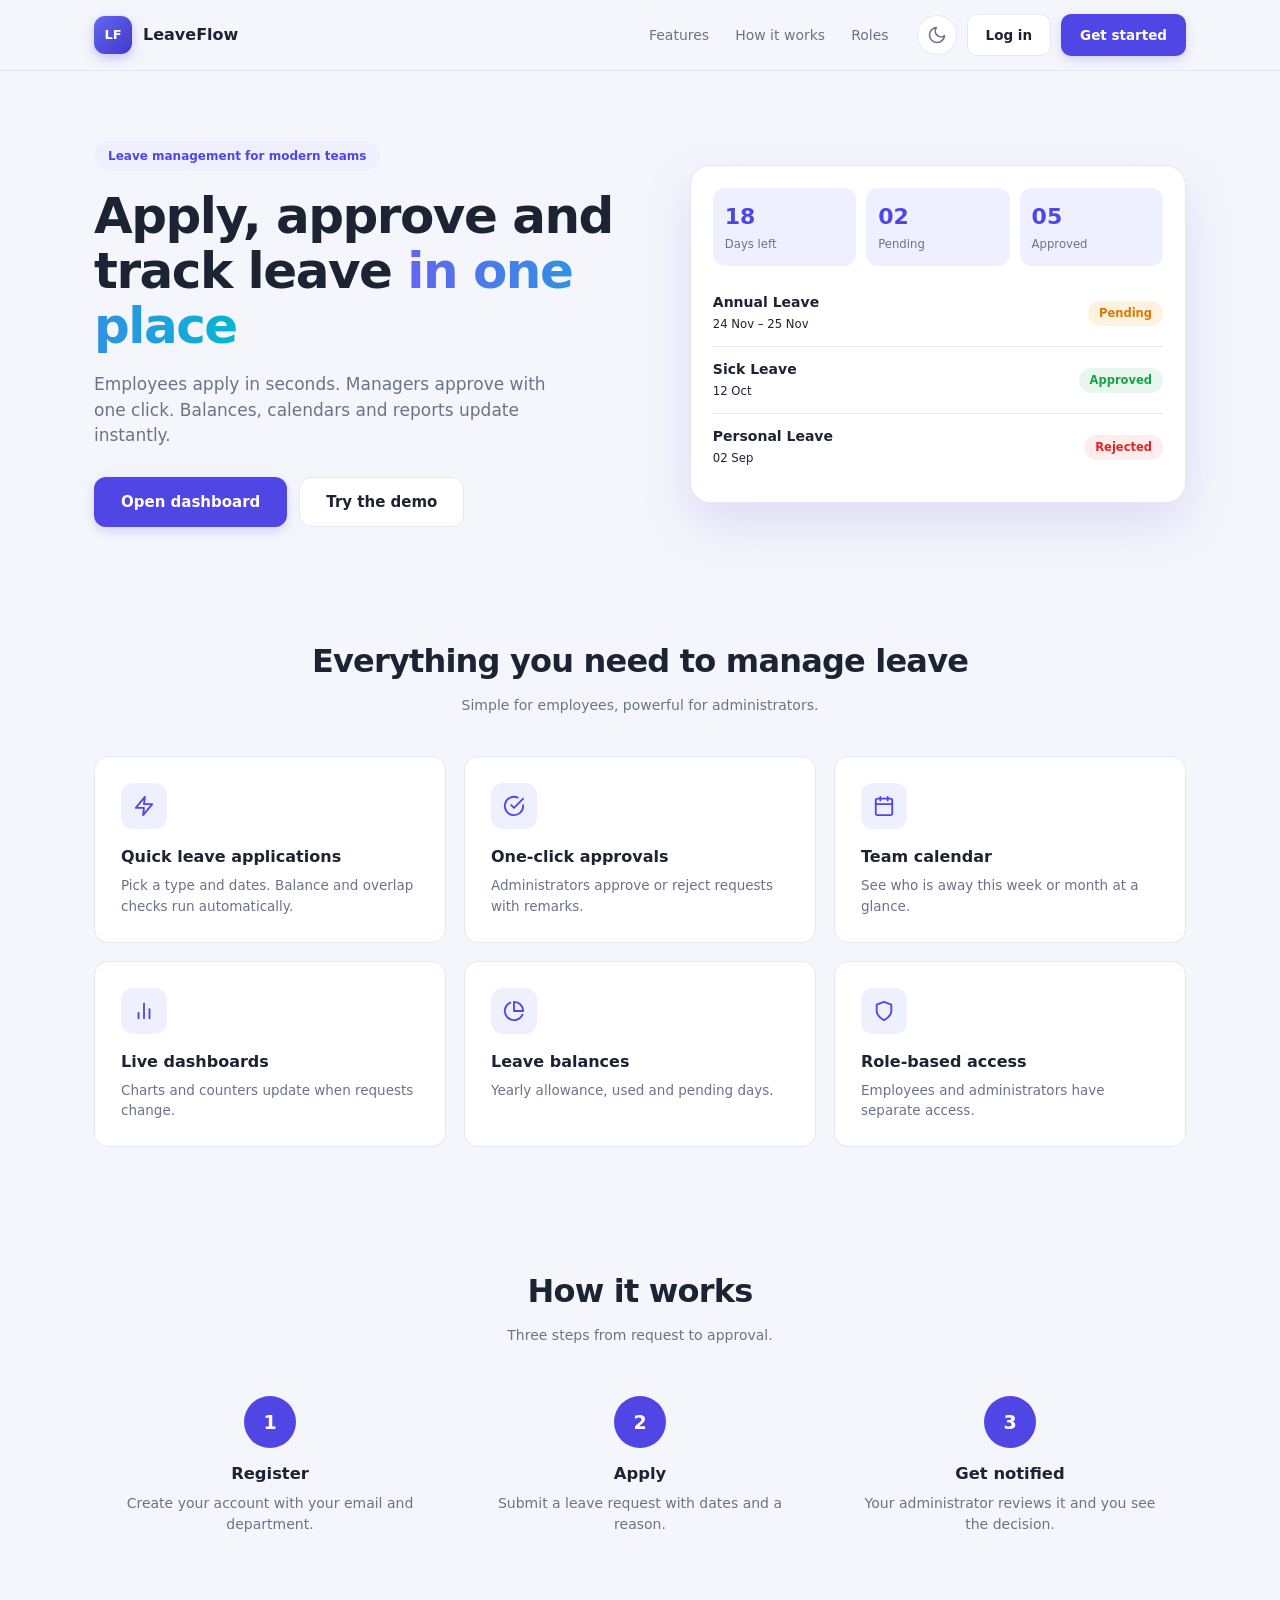
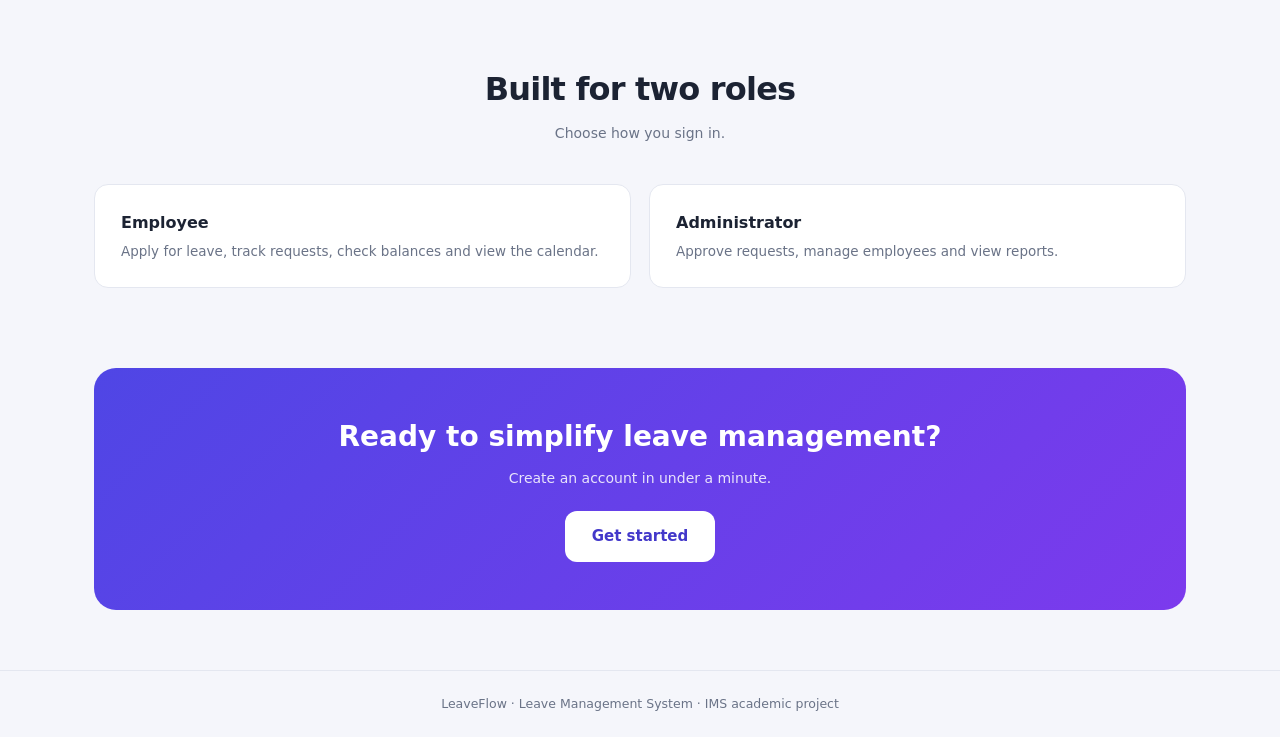
<file: LeaveFlow/index.html>
<!DOCTYPE html>
<html lang="en">
<head>
<meta charset="UTF-8">
<meta name="viewport" content="width=device-width, initial-scale=1.0">
<title>LeaveFlow - Leave Management System</title>
<link rel="stylesheet" href="css/style.css">
</head>
<body>

<header class="nav">
<div class="nav-in">
  <a class="brand" href="index.html"><span class="brand-mark">LF</span>LeaveFlow</a>
  <nav class="nav-links">
    <a href="#features">Features</a>
    <a href="#how">How it works</a>
    <a href="#roles">Roles</a>
  </nav>
  <div class="nav-actions">
    <button class="icon-btn" id="themeBtn" title="Toggle theme"></button>
    <a class="btn btn-ghost" id="navLogin" href="login.html">Log in</a>
    <a class="btn btn-primary" id="navRegister" href="register.html">Get started</a>
  </div>
</div>
</header>

<section class="hero">
  <div>
    <span class="pill">Leave management for modern teams</span>
    <h1>Apply, approve and track leave <span>in one place</span></h1>
    <p class="lead">Employees apply in seconds. Managers approve with one click. Balances, calendars and reports update instantly.</p>
    <div class="hero-cta">
      <a class="btn btn-primary btn-lg" id="heroBtn" href="login.html">Open dashboard</a>
      <a class="btn btn-ghost btn-lg" href="login.html">Try the demo</a>
    </div>
  </div>

  <div class="mock">
    <div class="mock-stats">
      <div><b>18</b><small>Days left</small></div>
      <div><b>02</b><small>Pending</small></div>
      <div><b>05</b><small>Approved</small></div>
    </div>
    <div class="mock-row"><span><b>Annual Leave</b><br><small>24 Nov – 25 Nov</small></span><span class="badge Pending">Pending</span></div>
    <div class="mock-row"><span><b>Sick Leave</b><br><small>12 Oct</small></span><span class="badge Approved">Approved</span></div>
    <div class="mock-row"><span><b>Personal Leave</b><br><small>02 Sep</small></span><span class="badge Rejected">Rejected</span></div>
  </div>
</section>

<section class="section" id="features">
  <h2>Everything you need to manage leave</h2>
  <p class="sub">Simple for employees, powerful for administrators.</p>
  <div class="feat-grid">
    <div class="feat"><div class="ico" id="f1"></div><h3>Quick leave applications</h3><p>Pick a type and dates. Balance and overlap checks run automatically.</p></div>
    <div class="feat"><div class="ico" id="f2"></div><h3>One-click approvals</h3><p>Administrators approve or reject requests with remarks.</p></div>
    <div class="feat"><div class="ico" id="f3"></div><h3>Team calendar</h3><p>See who is away this week or month at a glance.</p></div>
    <div class="feat"><div class="ico" id="f4"></div><h3>Live dashboards</h3><p>Charts and counters update when requests change.</p></div>
    <div class="feat"><div class="ico" id="f5"></div><h3>Leave balances</h3><p>Yearly allowance, used and pending days.</p></div>
    <div class="feat"><div class="ico" id="f6"></div><h3>Role-based access</h3><p>Employees and administrators have separate access.</p></div>
  </div>
</section>

<section class="section" id="how">
  <h2>How it works</h2>
  <p class="sub">Three steps from request to approval.</p>
  <div class="steps">
    <div class="step"><div class="num">1</div><h3>Register</h3><p>Create your account with your email and department.</p></div>
    <div class="step"><div class="num">2</div><h3>Apply</h3><p>Submit a leave request with dates and a reason.</p></div>
    <div class="step"><div class="num">3</div><h3>Get notified</h3><p>Your administrator reviews it and you see the decision.</p></div>
  </div>
</section>

<section class="section" id="roles">
  <h2>Built for two roles</h2>
  <p class="sub">Choose how you sign in.</p>
  <div class="feat-grid" style="grid-template-columns:repeat(2,1fr)">
    <div class="feat"><h3>Employee</h3><p>Apply for leave, track requests, check balances and view the calendar.</p></div>
    <div class="feat"><h3>Administrator</h3><p>Approve requests, manage employees and view reports.</p></div>
  </div>
</section>

<section class="cta">
<h2>Ready to simplify leave management?</h2>
<p>Create an account in under a minute.</p>
<a class="btn btn-lg" href="register.html">Get started</a>
</section>

<footer class="site-footer">LeaveFlow · Leave Management System · IMS academic project</footer>

<script src="js/store.js"></script>
<script src="js/common.js"></script>
<script>
["zap","check","calendar","chart","pie","shield"].forEach(function(n, i) {
    $("f" + (i + 1)).innerHTML = icon(n, 22);
});
</script>

</body>
</html>
</file>
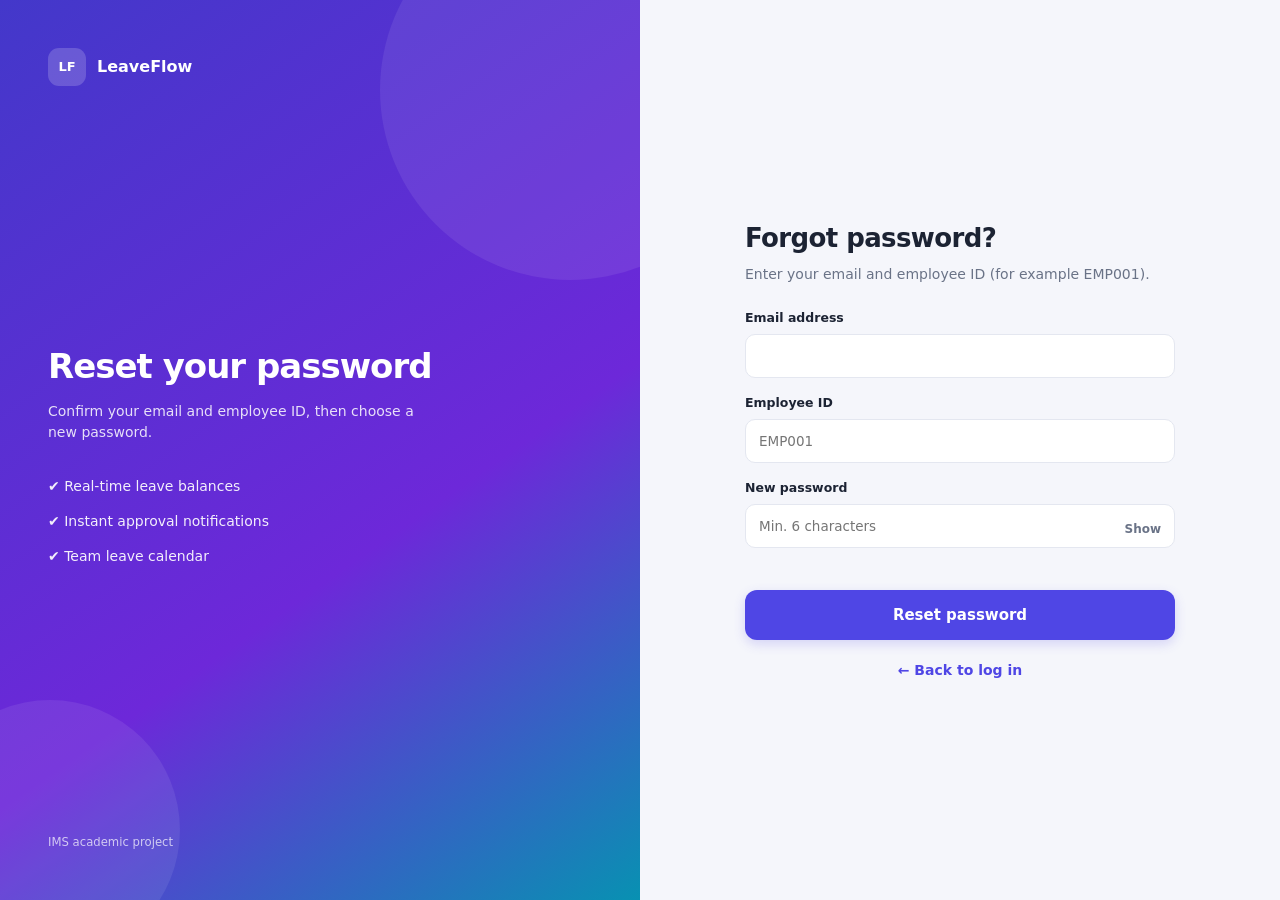
<file: LeaveFlow/forgot.html>
<!DOCTYPE html>
<html lang="en">
<head><meta charset="UTF-8"><meta name="viewport" content="width=device-width, initial-scale=1.0"><title>Reset password - LeaveFlow</title><link rel="stylesheet" href="css/style.css"></head>
<body>
<div class="auth">
  <aside class="auth-side">
    <a class="brand" href="index.html"><span class="brand-mark">LF</span>LeaveFlow</a>
    <div><h2>Reset your password</h2><p>Confirm your email and employee ID, then choose a new password.</p>
      <ul class="auth-points"><li>✔ Real-time leave balances</li><li>✔ Instant approval notifications</li><li>✔ Team leave calendar</li></ul></div>
    <small style="opacity:.7;position:relative">IMS academic project</small>
  </aside>
  <main class="auth-main"><div class="auth-card">
    <h1>Forgot password?</h1><p class="muted">Enter your email and employee ID (for example EMP001).</p>
    <form id="forgotForm" novalidate>
      <label class="field">Email address<input id="email" type="email" required></label>
      <label class="field">Employee ID<input id="empCode" placeholder="EMP001" required></label>
      <label class="field">New password<div class="pw-wrap"><input id="password" type="password" placeholder="Min. 6 characters" required><button type="button" data-toggle="password">Show</button></div></label>
      <p id="err" class="form-error"></p>
      <button class="btn btn-primary btn-lg btn-block" type="submit">Reset password</button>
    </form>
    <p class="auth-alt"><a href="login.html">← Back to log in</a></p>
  </div></main>
</div>
<script src="js/store.js"></script><script src="js/common.js"></script><script src="js/auth.js"></script>
</body></html>
</file>
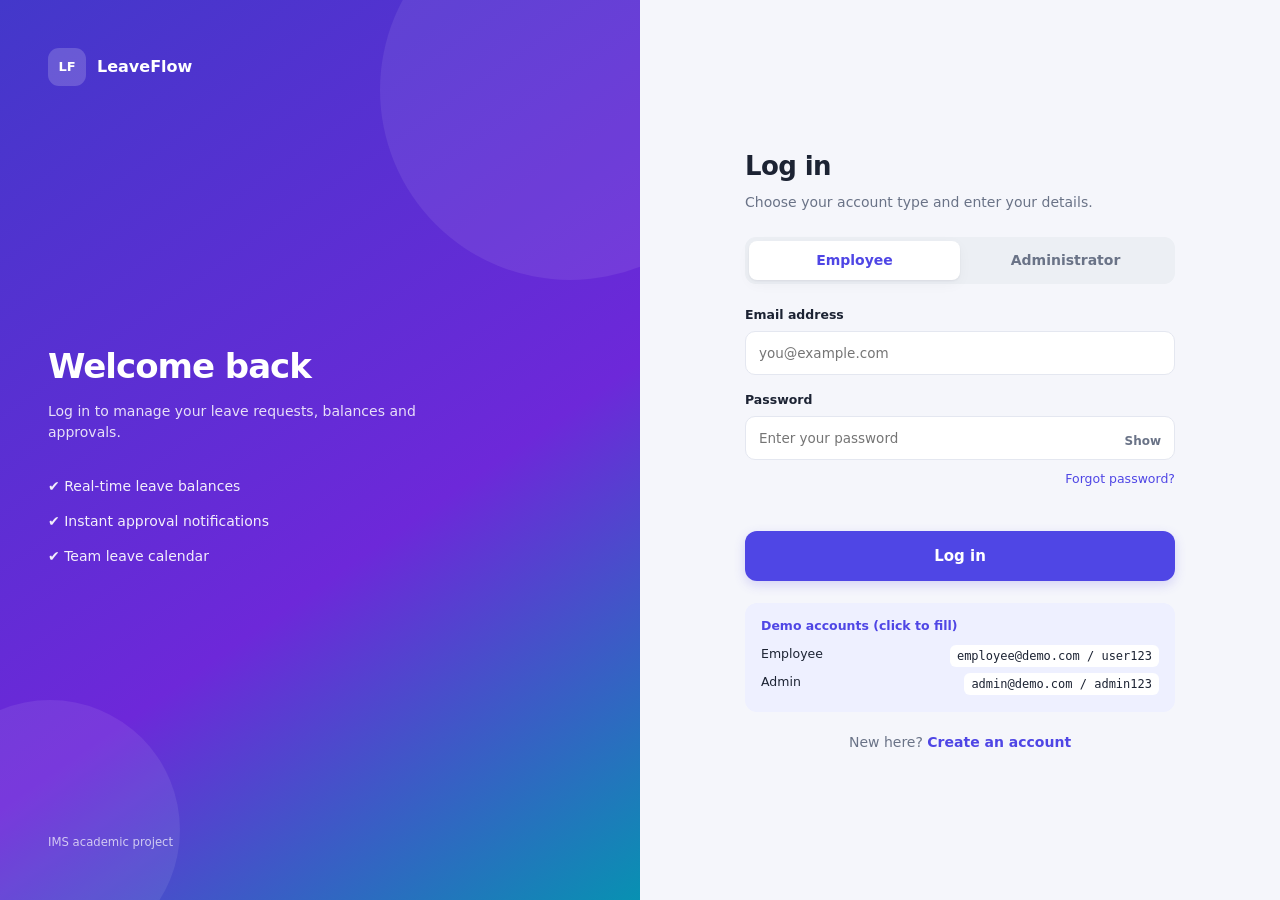
<file: LeaveFlow/login.html>
<!DOCTYPE html>
<html lang="en">
<head><meta charset="UTF-8"><meta name="viewport" content="width=device-width, initial-scale=1.0"><title>Log in - LeaveFlow</title><link rel="stylesheet" href="css/style.css"></head>
<body>
<div class="auth">
  <aside class="auth-side">
    <a class="brand" href="index.html"><span class="brand-mark">LF</span>LeaveFlow</a>
    <div><h2>Welcome back</h2><p>Log in to manage your leave requests, balances and approvals.</p>
      <ul class="auth-points"><li>✔ Real-time leave balances</li><li>✔ Instant approval notifications</li><li>✔ Team leave calendar</li></ul></div>
    <small style="opacity:.7;position:relative">IMS academic project</small>
  </aside>
  <main class="auth-main"><div class="auth-card">
    <h1>Log in</h1><p class="muted">Choose your account type and enter your details.</p>
    <div class="seg" id="roleSeg"><button type="button" class="on" data-role="Employee">Employee</button><button type="button" data-role="Administrator">Administrator</button></div>
    <form id="loginForm" novalidate>
      <label class="field">Email address<input id="email" type="email" placeholder="you@example.com" autocomplete="username" required></label>
      <label class="field">Password<div class="pw-wrap"><input id="password" type="password" placeholder="Enter your password" autocomplete="current-password" required><button type="button" data-toggle="password">Show</button></div></label>
      <div class="row-between"><span></span><a href="forgot.html">Forgot password?</a></div>
      <p id="err" class="form-error"></p>
      <button class="btn btn-primary btn-lg btn-block" type="submit">Log in</button>
    </form>
    <div class="demo-box"><b>Demo accounts (click to fill)</b>
      <div><span>Employee</span><code data-fill="employee@demo.com|user123|Employee">employee@demo.com / user123</code></div>
      <div><span>Admin</span><code data-fill="admin@demo.com|admin123|Administrator">admin@demo.com / admin123</code></div></div>
    <p class="auth-alt">New here? <a href="register.html">Create an account</a></p>
  </div></main>
</div>
<script src="js/store.js"></script><script src="js/common.js"></script><script src="js/auth.js"></script>
</body></html>
</file>
<file: LeaveFlow/css/style.css>
/* ============ Leave Management System - styles ============ */
*{box-sizing:border-box}
:root{--bg:#f5f6fb;--card:#fff;--text:#1c2333;--muted:#6a7387;--border:#e4e7f0;--primary:#4f46e5;--primary-d:#4338ca;--primary-soft:#eef0ff;
--green:#16a34a;--green-s:#e7f7ed;--red:#dc2626;--red-s:#fdeded;--amber:#d97706;--amber-s:#fff3df;--blue:#0284c7;--blue-s:#e5f4fc;--gray-s:#eceff4;
--shadow:0 1px 2px #1c233310,0 4px 14px #1c23330a;--shadow-h:0 10px 28px #4f46e51f;--radius:14px}
[data-theme=dark]{--bg:#0e1220;--card:#161b2e;--text:#e8ebf6;--muted:#98a1ba;--border:#262d47;--primary:#7b82ff;--primary-d:#9aa0ff;--primary-soft:#222852;
--green:#4ade80;--green-s:#13301f;--red:#f87171;--red-s:#381a1f;--amber:#fbbf24;--amber-s:#382b10;--blue:#38bdf8;--blue-s:#0f2b3a;--gray-s:#222a40;--shadow:0 1px 2px #0006;--shadow-h:0 10px 28px #0006}
html{scroll-behavior:smooth}
body{margin:0;background:var(--bg);color:var(--text);font-family:Inter,"Segoe UI",system-ui,-apple-system,Roboto,Arial,sans-serif;font-size:14px;line-height:1.5;transition:background .25s,color .25s}
button,input,select,textarea{font:inherit;color:inherit}
a{color:var(--primary);text-decoration:none}
.hidden{display:none!important}
svg{flex-shrink:0}
h1,h2,h3,p{margin:0}

/* ---------- buttons ---------- */
.btn{display:inline-flex;align-items:center;justify-content:center;gap:8px;border:1px solid transparent;border-radius:10px;padding:10px 18px;font-weight:600;font-size:13.5px;cursor:pointer;transition:transform .15s,box-shadow .2s,background .2s,border-color .2s;white-space:nowrap}
.btn:hover{transform:translateY(-2px)}.btn:active{transform:translateY(0) scale(.98)}
.btn-primary{background:var(--primary);color:#fff;box-shadow:0 4px 12px #4f46e533}.btn-primary:hover{background:var(--primary-d);box-shadow:0 8px 20px #4f46e54d}
.btn-ghost{background:var(--card);border-color:var(--border);color:var(--text)}.btn-ghost:hover{border-color:var(--primary);color:var(--primary)}
.btn-lg{padding:13px 26px;font-size:15px;border-radius:12px}
.btn-block{width:100%}
.btn-sm{padding:6px 11px;font-size:12px;border-radius:8px}
.btn-ok{background:var(--green-s);color:var(--green)}.btn-ok:hover{background:var(--green);color:#fff}
.btn-no{background:var(--red-s);color:var(--red)}.btn-no:hover{background:var(--red);color:#fff}
.btn-edit{background:var(--primary-soft);color:var(--primary)}.btn-edit:hover{background:var(--primary);color:#fff}
.btn-muted{background:var(--gray-s);color:var(--muted)}.btn-muted:hover{background:var(--muted);color:var(--card)}
.icon-btn{position:relative;width:40px;height:40px;border-radius:50%;border:1px solid var(--border);background:var(--card);display:grid;place-items:center;cursor:pointer;color:var(--muted);transition:.2s}
.icon-btn:hover{color:var(--primary);border-color:var(--primary);transform:translateY(-2px);box-shadow:var(--shadow-h)}
.dot{position:absolute;top:-3px;right:-3px;min-width:18px;height:18px;border-radius:9px;background:var(--red);color:#fff;font-size:10px;font-weight:700;display:grid;place-items:center;padding:0 4px;border:2px solid var(--card)}

/* ---------- form fields ---------- */
.field{display:block;margin-bottom:16px;font-size:12.5px;font-weight:600;color:var(--text)}
.field input,.field select,.field textarea,.input{display:block;width:100%;margin-top:6px;border:1.5px solid var(--border);border-radius:10px;padding:11px 13px;background:var(--card);outline:none;font-size:13.5px;font-weight:400;transition:border-color .2s,box-shadow .2s}
.field input:hover,.field select:hover,.field textarea:hover,.input:hover{border-color:#b8bdf5}
.field input:focus,.field select:focus,.field textarea:focus,.input:focus{border-color:var(--primary);box-shadow:0 0 0 4px #4f46e51f}
.field small{display:block;font-weight:400;color:var(--muted);margin-top:5px}
.pw-wrap{position:relative}.pw-wrap button{position:absolute;right:8px;top:12px;border:0;background:none;color:var(--muted);font-size:12px;font-weight:600;cursor:pointer;padding:4px 6px}.pw-wrap button:hover{color:var(--primary)}
.strength{height:5px;border-radius:3px;background:var(--gray-s);margin-top:8px;overflow:hidden}.strength i{display:block;height:100%;width:0;transition:width .3s,background .3s}
.form-error{color:var(--red);font-size:12.5px;min-height:18px;margin:0 0 8px;font-weight:500}
.form-row{display:grid;grid-template-columns:1fr 1fr;gap:14px}
.shake{animation:shake .4s}@keyframes shake{20%,60%{transform:translateX(-6px)}40%,80%{transform:translateX(6px)}}

/* ---------- landing page ---------- */
.nav{position:sticky;top:0;z-index:20;background:color-mix(in srgb,var(--bg) 85%,transparent);backdrop-filter:blur(10px);border-bottom:1px solid var(--border)}
.nav-in{max-width:1140px;margin:0 auto;padding:14px 24px;display:flex;align-items:center;gap:28px}
.brand{display:flex;align-items:center;gap:11px;font-weight:700;font-size:16px;color:var(--text)}
.brand-mark{width:38px;height:38px;border-radius:11px;background:linear-gradient(135deg,#6366f1,#4338ca);color:#fff;display:grid;place-items:center;font-weight:800;font-size:13px;box-shadow:0 4px 12px #4f46e54d}
.nav-links{display:flex;gap:26px;margin-left:auto}.nav-links a{color:var(--muted);font-weight:500;position:relative;transition:color .2s}
.nav-links a:hover{color:var(--primary)}.nav-links a:after{content:"";position:absolute;left:0;bottom:-5px;height:2px;width:0;background:var(--primary);transition:width .25s}.nav-links a:hover:after{width:100%}
.nav-actions{display:flex;gap:10px;align-items:center}
.hero{max-width:1140px;margin:0 auto;padding:70px 24px 50px;display:grid;grid-template-columns:1.1fr 1fr;gap:50px;align-items:center}
.pill{display:inline-block;background:var(--primary-soft);color:var(--primary);font-weight:600;font-size:12px;padding:6px 14px;border-radius:20px;margin-bottom:18px}
.hero h1{font-size:50px;line-height:1.1;letter-spacing:-1.5px;margin-bottom:18px}.hero h1 span{background:linear-gradient(90deg,#6366f1,#06b6d4);-webkit-background-clip:text;background-clip:text;color:transparent}
.hero p.lead{font-size:17px;color:var(--muted);max-width:480px;margin-bottom:28px}
.hero-cta{display:flex;gap:12px;flex-wrap:wrap}
.mock{position:relative;background:var(--card);border:1px solid var(--border);border-radius:20px;padding:22px;box-shadow:0 20px 50px #4f46e526;animation:float 6s ease-in-out infinite}
@keyframes float{50%{transform:translateY(-10px)}}
.mock-row{display:flex;justify-content:space-between;align-items:center;padding:12px 0;border-bottom:1px solid var(--border)}.mock-row:last-child{border:0}
.mock-stats{display:grid;grid-template-columns:repeat(3,1fr);gap:10px;margin-bottom:14px}.mock-stats div{background:var(--primary-soft);border-radius:12px;padding:12px;transition:.2s}.mock-stats div:hover{transform:translateY(-3px)}
.mock-stats b{display:block;font-size:22px;color:var(--primary)}.mock-stats small{color:var(--muted)}
.section{max-width:1140px;margin:0 auto;padding:60px 24px}
.section h2{font-size:32px;letter-spacing:-.8px;text-align:center;margin-bottom:10px}.section .sub{text-align:center;color:var(--muted);margin-bottom:40px}
.feat-grid{display:grid;grid-template-columns:repeat(3,1fr);gap:18px}
.feat{background:var(--card);border:1px solid var(--border);border-radius:var(--radius);padding:26px;transition:.25s}
.feat:hover{transform:translateY(-6px);box-shadow:var(--shadow-h);border-color:var(--primary)}
.feat .ico{width:46px;height:46px;border-radius:12px;background:var(--primary-soft);color:var(--primary);display:grid;place-items:center;margin-bottom:16px;transition:.25s}.feat:hover .ico{background:var(--primary);color:#fff}
.feat h3{font-size:16px;margin-bottom:6px}.feat p{color:var(--muted);font-size:13.5px}
.steps{display:grid;grid-template-columns:repeat(3,1fr);gap:18px}.step{text-align:center;padding:10px 20px}
.step .num{width:52px;height:52px;border-radius:50%;background:var(--primary);color:#fff;display:grid;place-items:center;font-weight:700;font-size:19px;margin:0 auto 14px;transition:.25s}.step:hover .num{transform:scale(1.12) rotate(8deg)}
.step p{color:var(--muted);margin-top:6px}
.cta{max-width:1092px;margin:20px auto 60px;border-radius:22px;background:linear-gradient(135deg,#4f46e5,#7c3aed);color:#fff;padding:48px;text-align:center}
.cta h2{font-size:28px;margin-bottom:10px}.cta p{opacity:.85;margin-bottom:22px}.cta .btn{background:#fff;color:var(--primary-d)}
.site-footer{border-top:1px solid var(--border);padding:24px;text-align:center;color:var(--muted);font-size:12.5px}

/* ---------- auth pages ---------- */
.auth{min-height:100vh;display:grid;grid-template-columns:1fr 1fr}
.auth-side{background:linear-gradient(145deg,#4338ca,#6d28d9 60%,#0891b2);color:#fff;padding:48px;display:flex;flex-direction:column;justify-content:space-between;position:relative;overflow:hidden}
.auth-side:before,.auth-side:after{content:"";position:absolute;border-radius:50%;background:#ffffff14}
.auth-side:before{width:380px;height:380px;right:-120px;top:-100px}.auth-side:after{width:260px;height:260px;left:-80px;bottom:-60px}
.auth-side .brand{color:#fff}.auth-side .brand-mark{background:#ffffff2e;box-shadow:none}
.auth-side h2{font-size:34px;line-height:1.2;letter-spacing:-1px;margin-bottom:14px;position:relative}.auth-side p{opacity:.85;max-width:380px;position:relative}
.auth-points{list-style:none;padding:0;margin:26px 0 0;position:relative}.auth-points li{padding:7px 0;display:flex;gap:10px;align-items:center;opacity:.92}
.auth-main{display:grid;place-items:center;padding:36px 24px}
.auth-card{width:100%;max-width:430px;animation:fadeUp .5s}
.auth-card h1{font-size:26px;letter-spacing:-.6px;margin-bottom:6px}.auth-card .muted{color:var(--muted);margin-bottom:24px}
.seg{display:grid;grid-template-columns:1fr 1fr;background:var(--gray-s);border-radius:11px;padding:4px;margin-bottom:22px}
.seg button{border:0;background:none;padding:9px;border-radius:8px;font-weight:600;color:var(--muted);cursor:pointer;transition:.2s}.seg button:hover{color:var(--primary)}
.seg button.on{background:var(--card);color:var(--primary);box-shadow:var(--shadow)}
.demo-box{margin-top:22px;padding:14px 16px;background:var(--primary-soft);border-radius:12px;font-size:12.5px}
.demo-box b{display:block;margin-bottom:6px;color:var(--primary)}.demo-box code{background:var(--card);padding:2px 7px;border-radius:6px;font-size:12px;cursor:pointer;transition:.15s}.demo-box code:hover{background:var(--primary);color:#fff}
.demo-box div{display:flex;justify-content:space-between;gap:8px;padding:3px 0;flex-wrap:wrap}
.auth-alt{text-align:center;margin-top:20px;color:var(--muted)}.auth-alt a{font-weight:600}
.row-between{display:flex;justify-content:space-between;align-items:center;margin:-6px 0 16px;font-size:12.5px}

/* ---------- app shell ---------- */
.app{display:flex;min-height:100vh}
.sidebar{width:248px;background:var(--card);border-right:1px solid var(--border);padding:22px 14px;display:flex;flex-direction:column;position:sticky;top:0;height:100vh;flex-shrink:0;z-index:30;transition:transform .25s}
.sidebar .brand{padding:0 8px 24px}
.side-group{font-size:10.5px;font-weight:700;letter-spacing:1px;color:var(--muted);padding:14px 12px 8px}
.nav-item{display:flex;align-items:center;gap:12px;width:100%;padding:11px 12px;margin:2px 0;border:0;border-radius:10px;background:none;color:var(--muted);font-weight:500;cursor:pointer;text-align:left;transition:.2s;position:relative}
.nav-item:hover{background:var(--primary-soft);color:var(--primary);transform:translateX(4px)}
.nav-item.active{background:var(--primary);color:#fff;font-weight:600;box-shadow:0 6px 16px #4f46e540}.nav-item.active:hover{transform:none}
.nav-count{margin-left:auto;background:var(--red);color:#fff;border-radius:10px;font-size:10.5px;font-weight:700;padding:1px 7px}
.side-bottom{margin-top:auto;border-top:1px solid var(--border);padding-top:14px}
.side-user{display:flex;gap:10px;align-items:center;padding:6px 8px;margin-bottom:8px}.side-user b{display:block;font-size:13px}.side-user small{color:var(--muted)}
.main{flex:1;min-width:0;display:flex;flex-direction:column}
.topbar{height:68px;display:flex;align-items:center;gap:14px;padding:0 30px;background:color-mix(in srgb,var(--bg) 88%,transparent);backdrop-filter:blur(10px);position:sticky;top:0;z-index:10;border-bottom:1px solid var(--border)}
.top-title{font-size:18px;font-weight:700}.top-right{margin-left:auto;display:flex;gap:12px;align-items:center}
.top-date{color:var(--muted);font-size:12.5px;margin-right:6px}
.menu-btn{display:none}
.content{padding:28px 30px;flex:1;width:100%;max-width:1360px;margin:0 auto}
.page-anim{animation:fadeUp .4s ease}@keyframes fadeUp{from{opacity:0;transform:translateY(12px)}to{opacity:1;transform:none}}
.footer{padding:16px 30px;color:var(--muted);font-size:12px;border-top:1px solid var(--border);display:flex;justify-content:space-between;flex-wrap:wrap;gap:6px}
.avatar{border-radius:50%;display:grid;place-items:center;color:#fff;font-weight:700;flex-shrink:0;text-transform:uppercase}
.drop-wrap{position:relative}
.dropdown{position:absolute;right:0;top:50px;width:340px;background:var(--card);border:1px solid var(--border);border-radius:14px;box-shadow:0 16px 40px #0002;opacity:0;visibility:hidden;transform:translateY(-8px);transition:.2s;z-index:40;overflow:hidden}
.dropdown.open{opacity:1;visibility:visible;transform:none}
.dd-head{padding:14px 16px;font-weight:700;border-bottom:1px solid var(--border);display:flex;justify-content:space-between}
.dd-list{max-height:340px;overflow:auto}
.dd-item{padding:12px 16px;border-bottom:1px solid var(--border);font-size:12.5px;transition:background .15s;display:flex;gap:10px}.dd-item:last-child{border:0}.dd-item:hover{background:var(--primary-soft)}
.dd-item.unread{background:var(--primary-soft)}.dd-item small{color:var(--muted);display:block;margin-top:2px}
.dd-empty{padding:28px;text-align:center;color:var(--muted)}

/* ---------- page parts ---------- */
.page-head{display:flex;justify-content:space-between;align-items:center;gap:16px;margin-bottom:22px;flex-wrap:wrap}
.page-head h2{font-size:24px;letter-spacing:-.5px}.page-head p{color:var(--muted);margin-top:3px}
.banner{background:linear-gradient(120deg,#4f46e5,#7c3aed 70%,#06b6d4);color:#fff;border-radius:18px;padding:26px 30px;display:flex;justify-content:space-between;align-items:center;gap:20px;margin-bottom:22px;flex-wrap:wrap;box-shadow:0 12px 30px #4f46e540}
.banner h2{font-size:23px;margin-bottom:4px}.banner p{opacity:.88}.banner .btn{background:#fff;color:var(--primary-d)}
.grid-4{display:grid;grid-template-columns:repeat(4,minmax(0,1fr));gap:16px;margin-bottom:20px}
.grid-main{display:grid;grid-template-columns:minmax(0,2fr) minmax(0,1fr);gap:20px;margin-bottom:20px}
.grid-half{display:grid;grid-template-columns:1fr 1fr;gap:20px;margin-bottom:20px}
.card{background:var(--card);border:1px solid var(--border);border-radius:var(--radius);padding:20px;box-shadow:var(--shadow);margin-bottom:20px;transition:box-shadow .25s,transform .25s}
.grid-main .card,.grid-half .card,.grid-4 .card{margin-bottom:0}
.card:hover{box-shadow:var(--shadow-h)}
.card-head{display:flex;justify-content:space-between;align-items:center;gap:12px;margin-bottom:16px;flex-wrap:wrap}.card-head h3{font-size:15px}.card-head p{color:var(--muted);font-size:12px;margin-top:2px}
.link{background:none;border:0;color:var(--primary);font-weight:600;cursor:pointer;font-size:12.5px}.link:hover{text-decoration:underline}
.stat{display:flex;gap:14px;align-items:center;cursor:default}.stat:hover{transform:translateY(-4px)}
.stat-ico{width:50px;height:50px;border-radius:14px;display:grid;place-items:center;transition:transform .3s}.stat:hover .stat-ico{transform:scale(1.12) rotate(-6deg)}
.c-blue{background:var(--blue-s);color:var(--blue)}.c-green{background:var(--green-s);color:var(--green)}.c-amber{background:var(--amber-s);color:var(--amber)}.c-red{background:var(--red-s);color:var(--red)}.c-pri{background:var(--primary-soft);color:var(--primary)}
.stat-val{font-size:26px;font-weight:700;line-height:1.1}.stat-label{color:var(--muted);font-size:12.5px}.stat-note{color:var(--muted);font-size:11px}
.table-wrap{overflow-x:auto}
table{width:100%;border-collapse:collapse;text-align:left;white-space:nowrap}
th{font-size:11px;letter-spacing:.6px;color:var(--muted);padding:0 12px 12px;border-bottom:1px solid var(--border);font-weight:600;text-transform:uppercase}
td{padding:13px 12px;border-bottom:1px solid var(--border);font-size:13px}
tbody tr{transition:background .15s}tbody tr:hover{background:var(--primary-soft)}tbody tr:last-child td{border-bottom:0}
td .actions{display:flex;gap:6px}
.person{display:flex;align-items:center;gap:10px}.person b{display:block;font-weight:600}.person small{color:var(--muted)}
.badge{display:inline-block;padding:4px 11px;border-radius:20px;font-size:11.5px;font-weight:600}
.badge.Pending{background:var(--amber-s);color:var(--amber)}.badge.Approved,.badge.Active{background:var(--green-s);color:var(--green)}.badge.Rejected{background:var(--red-s);color:var(--red)}.badge.Cancelled,.badge.Inactive{background:var(--gray-s);color:var(--muted)}.badge.Administrator{background:var(--primary-soft);color:var(--primary)}.badge.Employee{background:var(--blue-s);color:var(--blue)}
.toolbar{display:flex;gap:10px;flex-wrap:wrap;align-items:center}.toolbar .input{margin:0;width:auto;min-width:130px;padding:9px 12px}.toolbar .search{min-width:210px}
.empty{text-align:center;color:var(--muted);padding:34px 10px!important}
.rings{display:grid;grid-template-columns:repeat(auto-fit,minmax(120px,1fr));gap:12px}
.ring{text-align:center;padding:14px 6px;border-radius:14px;transition:.25s}.ring:hover{background:var(--primary-soft);transform:translateY(-3px)}
.ring svg{display:block;margin:0 auto 8px}.ring .bg{stroke:var(--gray-s)}.ring .fg{stroke:var(--primary);stroke-linecap:round;animation:ringin 1.1s ease-out both}
@keyframes ringin{from{stroke-dashoffset:var(--c)}to{stroke-dashoffset:var(--o)}}
.ring b{font-size:14px;display:block}.ring small{display:block;color:var(--muted);font-size:11.5px}
.bars rect{transition:.2s;cursor:pointer}.bars rect:hover{fill:var(--primary-d);filter:brightness(1.1)}.bars text{fill:var(--muted);font-size:11px}.bars line{stroke:var(--border)}
.legend{display:flex;flex-direction:column;gap:9px;font-size:12.5px}.legend span{display:flex;align-items:center;gap:8px}.legend i{width:11px;height:11px;border-radius:3px;display:inline-block}
.donut-wrap{display:flex;align-items:center;gap:22px;justify-content:center;flex-wrap:wrap}
.donut circle{transition:stroke-width .2s}.donut circle:hover{stroke-width:17}
.hbar{margin-bottom:14px}.hbar div:first-child{display:flex;justify-content:space-between;font-size:12.5px;margin-bottom:5px}
.track{height:8px;background:var(--gray-s);border-radius:5px;overflow:hidden}.track i{display:block;height:100%;border-radius:5px;background:linear-gradient(90deg,#6366f1,#06b6d4);animation:grow .9s ease-out}@keyframes grow{from{width:0!important}}
.list-item{display:flex;align-items:center;gap:12px;padding:11px 8px;border-radius:10px;transition:.15s}.list-item:hover{background:var(--primary-soft)}.list-item small{color:var(--muted);display:block}.list-item .end{margin-left:auto;text-align:right}
.cal-head{display:flex;align-items:center;gap:10px}.cal-head h3{min-width:150px;text-align:center}
.cal{display:grid;grid-template-columns:repeat(7,1fr);gap:6px}
.cal .dow{text-align:center;font-size:11px;font-weight:700;color:var(--muted);padding:6px 0;text-transform:uppercase}
.cal-day{min-height:96px;border:1px solid var(--border);border-radius:10px;padding:6px;transition:.15s;overflow:hidden}.cal-day:hover{border-color:var(--primary);background:var(--primary-soft)}
.cal-day.blank{border:0;background:none}.cal-day.blank:hover{background:none}.cal-day.today{border:2px solid var(--primary)}
.cal-day.weekend{background:var(--gray-s)}
.cal-day .n{font-size:12px;font-weight:600;color:var(--muted);margin-bottom:4px}.cal-day.today .n{color:var(--primary)}
.chip{display:block;font-size:10.5px;font-weight:600;border-radius:5px;padding:2px 6px;margin-bottom:3px;overflow:hidden;text-overflow:ellipsis;white-space:nowrap}
.chip.Approved{background:var(--green-s);color:var(--green)}.chip.Pending{background:var(--amber-s);color:var(--amber)}
.legend-row{display:flex;gap:16px;margin-top:14px;font-size:12px;color:var(--muted)}.legend-row i{display:inline-block;width:10px;height:10px;border-radius:3px;margin-right:6px}
.profile-head{display:flex;gap:20px;align-items:center;flex-wrap:wrap}.profile-head h2{font-size:22px}.profile-head p{color:var(--muted)}
.meta{display:grid;grid-template-columns:repeat(auto-fit,minmax(150px,1fr));gap:14px;margin-top:20px}.meta div{background:var(--bg);border-radius:12px;padding:12px 14px}.meta small{color:var(--muted);display:block;font-size:11px;text-transform:uppercase;letter-spacing:.5px}
.timeline{list-style:none;margin:0;padding:0}.timeline li{display:flex;gap:12px;padding:10px 0;font-size:13px}.timeline i{width:10px;height:10px;border-radius:50%;background:var(--primary);margin-top:5px;flex-shrink:0;box-shadow:0 0 0 4px var(--primary-soft)}.timeline small{color:var(--muted);display:block}

/* ---------- modal + toast ---------- */
.overlay{position:fixed;inset:0;background:#0a0f2299;backdrop-filter:blur(3px);display:grid;place-items:center;padding:20px;z-index:100;animation:fade .2s}@keyframes fade{from{opacity:0}}
.modal{background:var(--card);border-radius:18px;width:100%;max-width:500px;padding:26px;box-shadow:0 24px 60px #0004;animation:pop .25s;max-height:92vh;overflow:auto}@keyframes pop{from{transform:scale(.94) translateY(10px);opacity:0}}
.modal-head{display:flex;justify-content:space-between;gap:12px;margin-bottom:20px}.modal-head h2{font-size:19px}.modal-head p{color:var(--muted);font-size:12.5px;margin-top:3px}
.x{border:0;background:var(--gray-s);width:32px;height:32px;border-radius:50%;cursor:pointer;font-size:18px;color:var(--muted);transition:.2s;flex-shrink:0}.x:hover{background:var(--red-s);color:var(--red);transform:rotate(90deg)}
.modal-actions{display:flex;justify-content:flex-end;gap:10px;margin-top:6px}
.toasts{position:fixed;right:22px;bottom:22px;display:flex;flex-direction:column;gap:10px;z-index:200}
.toast{background:var(--card);border:1px solid var(--border);border-left:5px solid var(--green);padding:13px 18px;border-radius:12px;box-shadow:0 10px 30px #0003;max-width:340px;font-size:13px;font-weight:500;animation:slide .3s}
.toast.err{border-left-color:var(--red)}.toast.info{border-left-color:var(--primary)}.toast.out{opacity:0;transform:translateX(30px);transition:.3s}
@keyframes slide{from{transform:translateX(40px);opacity:0}}
.scrim{position:fixed;inset:0;background:#0006;z-index:25;display:none}

/* ---------- responsive ---------- */
@media(max-width:1000px){.grid-4{grid-template-columns:repeat(2,1fr)}.grid-main,.grid-half{grid-template-columns:1fr}.hero{grid-template-columns:1fr}.hero h1{font-size:40px}.feat-grid{grid-template-columns:repeat(2,1fr)}}
@media(max-width:800px){.auth{grid-template-columns:1fr}.auth-side{display:none}.sidebar{position:fixed;left:0;top:0;transform:translateX(-100%)}.sidebar.open{transform:none;box-shadow:8px 0 30px #0004}.sidebar.open~.scrim,.scrim.show{display:block}.menu-btn{display:grid}.topbar{padding:0 16px}.content{padding:20px 14px}.top-date{display:none}.nav-links{display:none}.nav-actions{margin-left:auto}.steps{grid-template-columns:1fr}.dropdown{position:fixed;right:10px;left:10px;width:auto;top:70px}.cal-day{min-height:62px}.chip{font-size:9px;padding:1px 3px}}
@media(max-width:560px){.grid-4{grid-template-columns:1fr}.feat-grid{grid-template-columns:1fr}.hero h1{font-size:33px}.form-row{grid-template-columns:1fr}.banner{padding:20px}}
</file>
